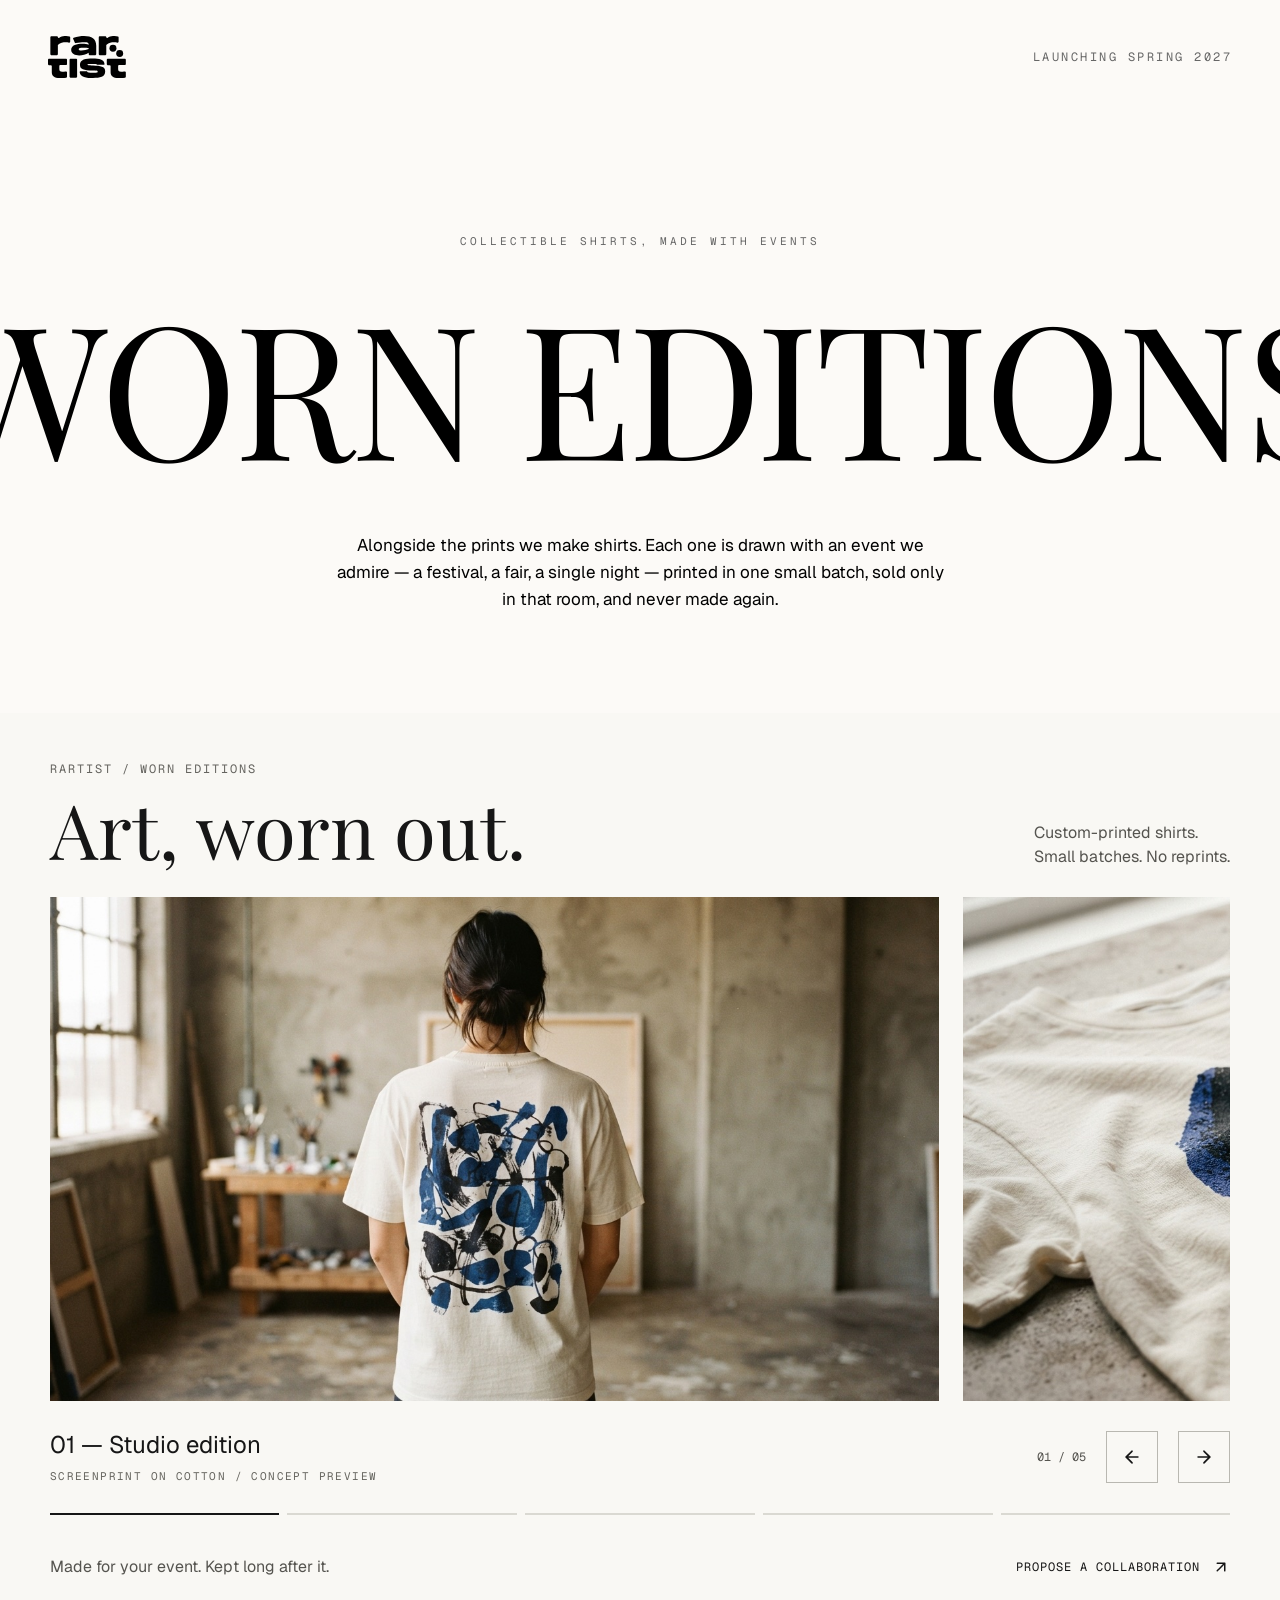
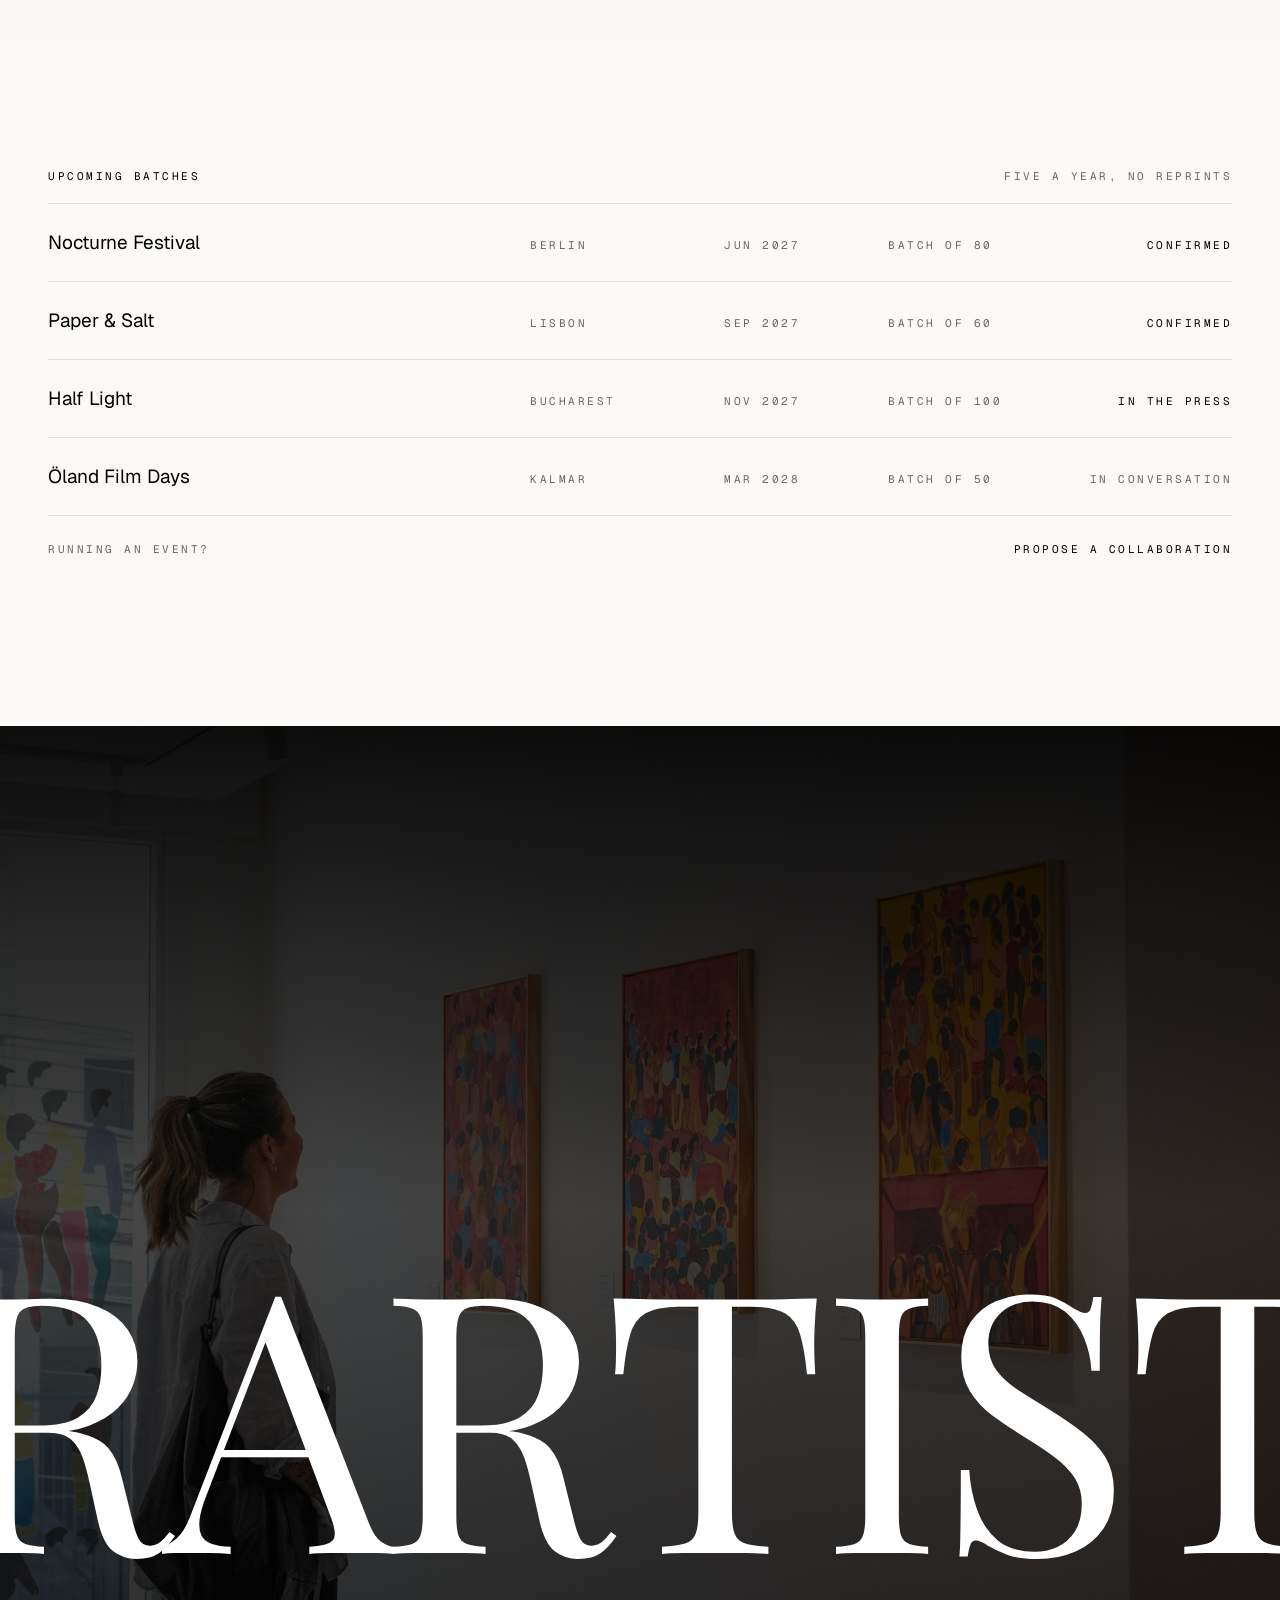
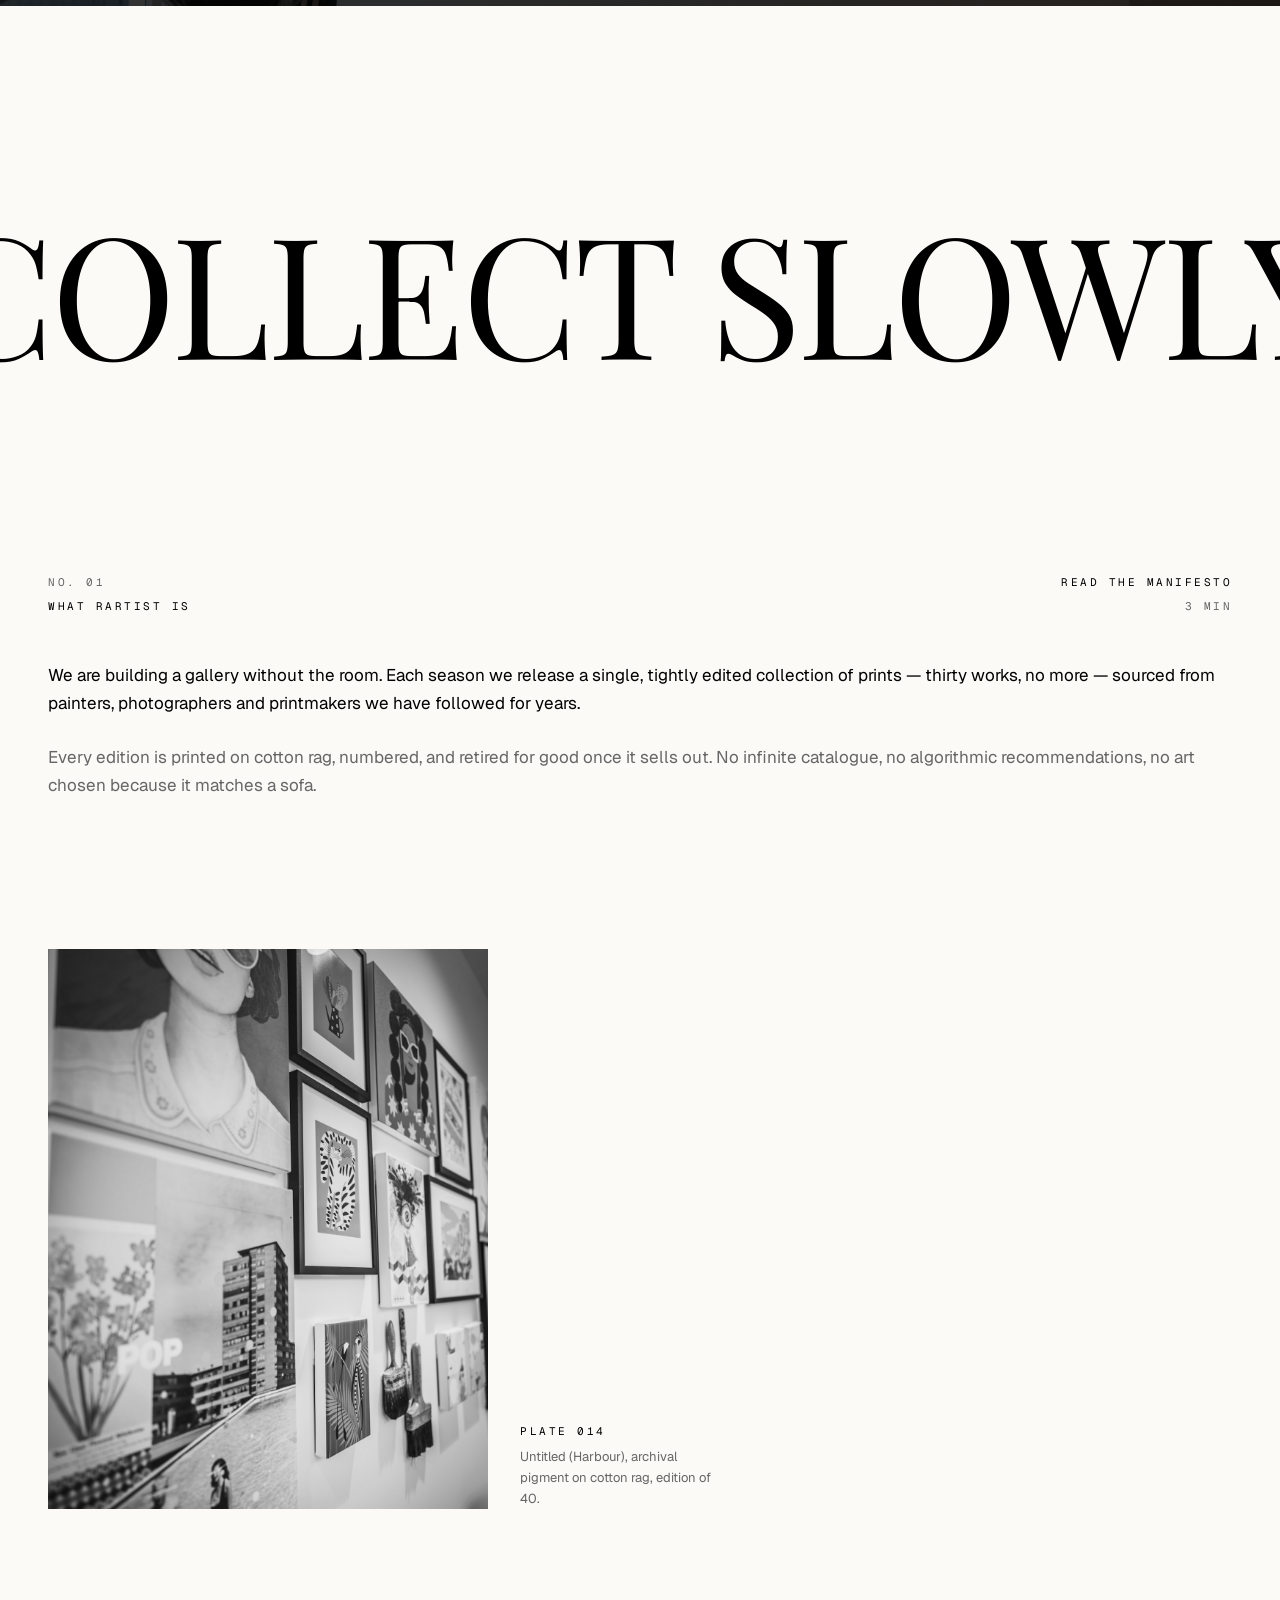
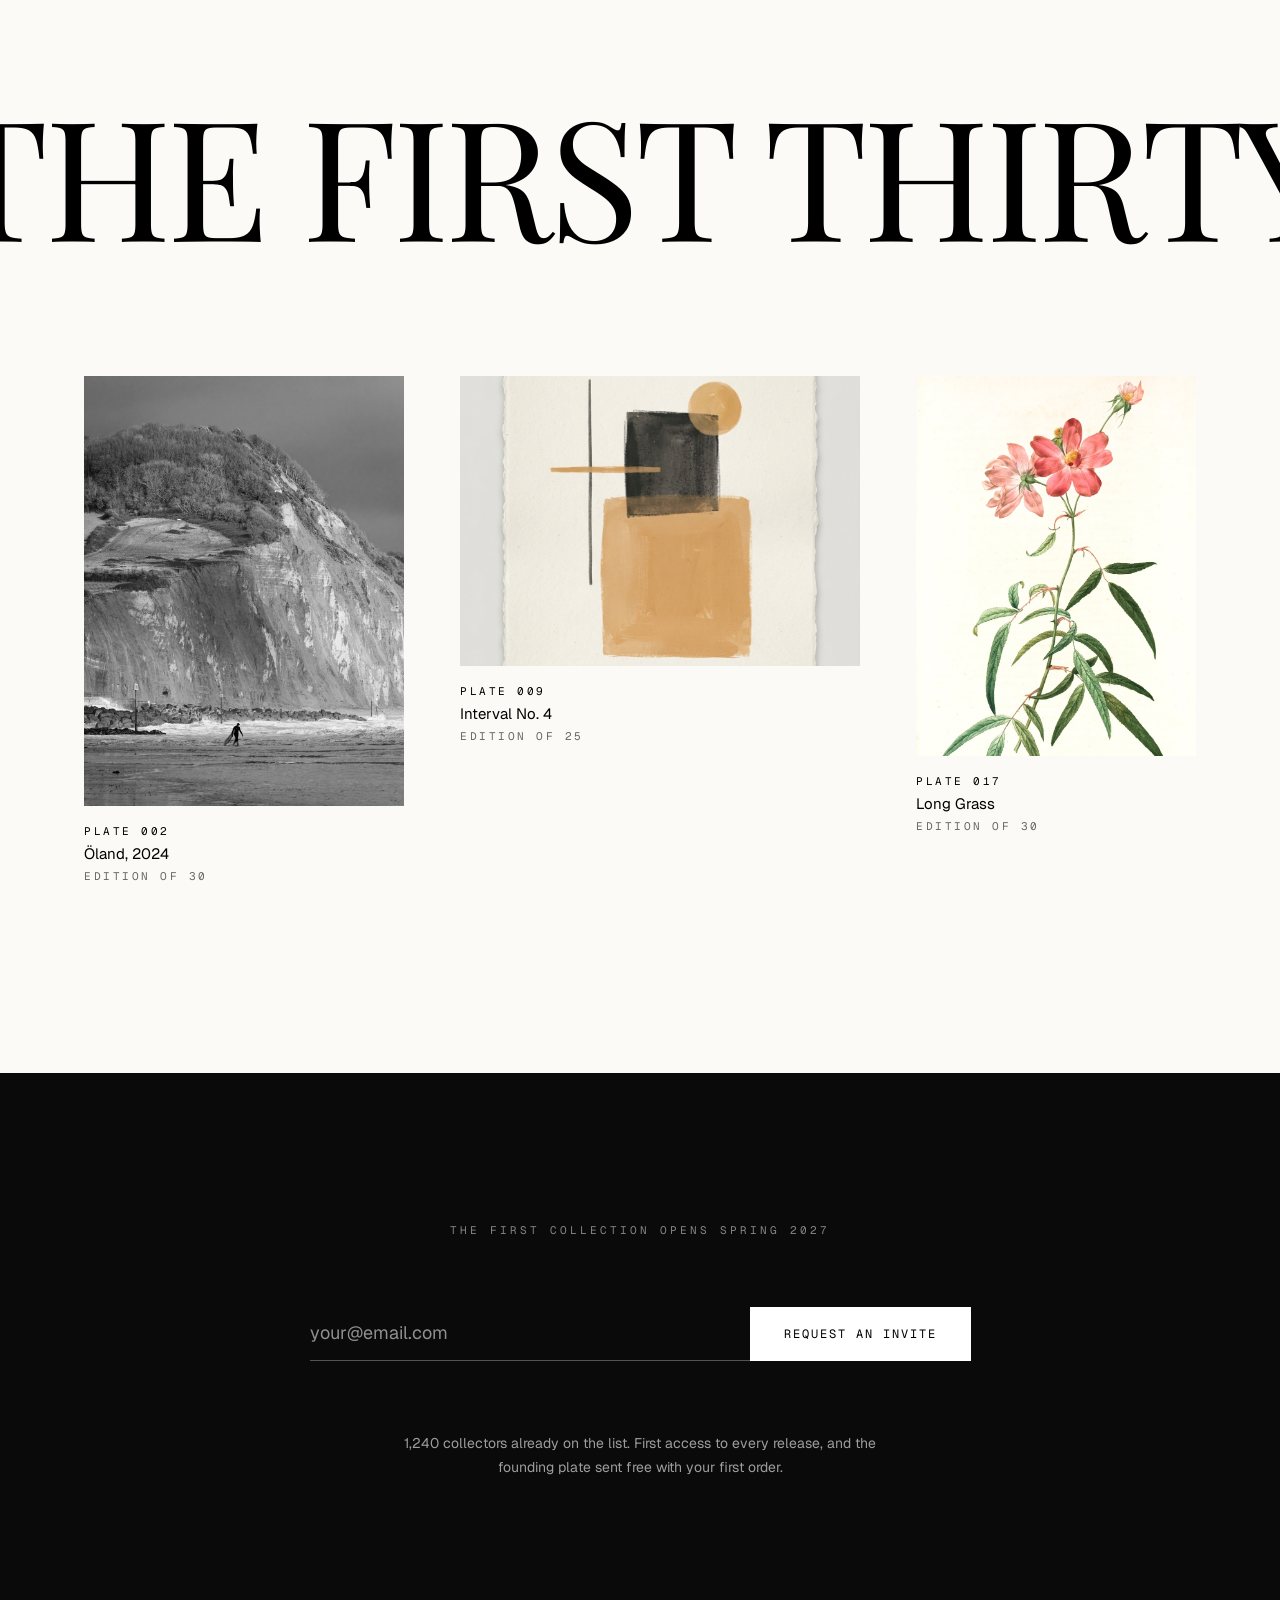
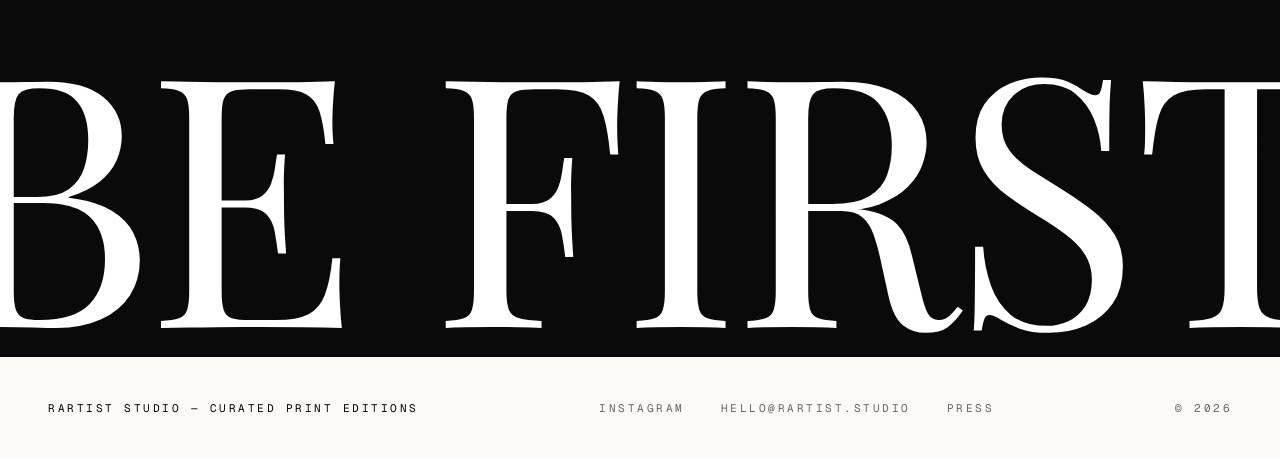
<file: index.html>
<!DOCTYPE html>
<html lang="en">
  <head>
    <meta charset="UTF-8" />
    <meta name="viewport" content="width=device-width, initial-scale=1.0" />
    <title>Rartist Studio — Curated Print Editions</title>
    <meta
      name="description"
      content="A quiet house for printed art. Worn Editions: collectible shirts made with the events we admire, one small batch each, never reprinted. Prints and the first collection open spring 2027."
    />

    <!-- The page opens on the paper masthead now, not the dark hero, so
         the mobile browser chrome should meet paper rather than night. -->
    <meta name="theme-color" content="#fcfaf7" />

    <link rel="icon" href="assets/logo.svg" type="image/svg+xml" />

    <link rel="preconnect" href="https://fonts.googleapis.com" />
    <link rel="preconnect" href="https://fonts.gstatic.com" crossorigin />
    <link
      href="https://fonts.googleapis.com/css2?family=Geist:wght@100..900&family=Geist+Mono:wght@100..900&family=Playfair+Display:wght@400..900&display=swap"
      rel="stylesheet"
    />
    <link rel="stylesheet" href="css/styles.css" />
    <link rel="stylesheet" href="css/worn-editions.css" />
  </head>
  <body>
    <div class="page">
      <!-- ── Lead ─────────────────────────────────────────────── -->
      <header class="lead" id="top">
        <div class="lead__bar">
          <a class="lead__logo" href="#top" aria-label="Rartist Studio — home">
            <svg class="logo" viewBox="0 0 40.68 21.95" fill="currentColor" aria-hidden="true" focusable="false">
              <path d="M11.6.68v2.38c0,.28-.26.49-.53.43-.68-.14-1.27-.21-1.85-.21-1.34,0-2.81.15-3.93,1.28-.08.08-.13.2-.13.31v4.7c0,.24-.2.44-.44.44H1.67c-.24,0-.44-.2-.44-.44V.6c0-.24.2-.44.44-.44h3.06c.24,0,.44.2.44.44v.05c0,.38.44.57.74.32.82-.69,1.88-.98,3.09-.98.96,0,1.67.11,2.27.25.2.05.34.22.34.43Z"/>
              <path d="M25.21,5.14v4.43c0,.24-.2.44-.44.44h-3.06c-.24,0-.44-.2-.44-.44v-.76c-1.53,1.12-3.23,1.36-4.94,1.36-2.25,0-4.22-.8-4.22-2.94,0-2.56,2.95-3.23,5.83-3.23,1.38,0,2.43.18,3.33.51,0-1.18-1.25-1.23-2.56-1.23-1.18,0-2.52.1-4.17.44-.2.04-.41-.06-.49-.24l-.92-2.02c-.11-.24.02-.53.27-.61,1.83-.55,3.77-.85,5.44-.85,4.04,0,6.33,1.38,6.37,5.14ZM21.27,6.38c-.62-.16-1.48-.25-2.61-.25-1.82,0-2.61.16-2.61.79,0,.54.46.62,1.46.62,1.33,0,2.77-.33,3.76-.76v-.41Z"/>
              <path d="M36.91.68v2.38c0,.28-.26.49-.53.43-.68-.14-1.27-.21-1.85-.21-1.34,0-2.81.15-3.93,1.28-.08.08-.13.2-.13.31v4.7c0,.24-.2.44-.44.44h-3.06c-.24,0-.44-.2-.44-.44V.6c0-.24.2-.44.44-.44h3.06c.24,0,.44.2.44.44v.05c0,.38.44.57.74.32.82-.69,1.88-.98,3.09-.98.96,0,1.67.11,2.27.25.2.05.34.22.34.43Z"/>
              <path d="M5.92,11.94h3.58c.24,0,.44.2.44.44v2.4c0,.24-.2.44-.44.44h-3.14c-.24,0-.44.2-.44.44v1.6c0,.94.36,1.41,1.51,1.41.75,0,1.21,0,2.01-.1.26-.03.5.17.5.44v2.32c0,.22-.15.4-.37.44-.87.13-1.9.19-3.03.19-3.05,0-4.56-.94-4.56-3.07v-3.22c0-.24-.2-.44-.44-.44H.44c-.24,0-.44-.2-.44-.44v-2.4c0-.24.2-.44.44-.44h1.55"/>
              <path d="M15.21,12.37v8.97c0,.24-.2.44-.44.44h-3.06c-.24,0-.44-.2-.44-.44v-8.97c0-.24.2-.44.44-.44h3.06c.24,0,.44.2.44.44Z"/>
              <path d="M20.13,18.38c.16,0,.32.09.39.24.17.38.85.54,2.86.54,2.2,0,2.58-.1,2.58-.53,0-.49-.38-.44-2.74-.54-4.53-.18-6.52-.53-6.52-3.04,0-2.81,3.04-3.28,6.68-3.28,3.42,0,5.87.42,6.16,2.82.03.26-.18.5-.44.5h-3.19c-.15,0-.26-.1-.33-.22-.19-.3-.89-.3-2.36-.3-2,0-2.58,0-2.58.38,0,.41.41.39,2.9.52,3.87.2,6.35.43,6.35,3,0,3-2.63,3.48-6.35,3.48-3.51,0-6.63-.42-6.98-3.06-.03-.27.17-.51.44-.51h3.12Z"/>
              <path d="M36.66,11.94h3.58c.24,0,.44.2.44.44v2.4c0,.24-.2.44-.44.44h-3.14c-.24,0-.44.2-.44.44v1.6c0,.94.36,1.41,1.51,1.41.75,0,1.21,0,2.01-.1.26-.03.5.17.5.44v2.32c0,.22-.15.4-.37.44-.87.13-1.9.19-3.03.19-3.05,0-4.56-.94-4.56-3.07v-3.22c0-.24-.2-.44-.44-.44h-1.11c-.24,0-.44-.2-.44-.44v-2.4c0-.24.2-.44.44-.44h1.55"/>
              <circle cx="37.47" cy="9.12" r="1.82"/>
              <circle cx="33.96" cy="6.37" r="1.82"/>
            </svg>
          </a>
          <p class="lead__status">LAUNCHING SPRING 2027</p>
        </div>

        <div class="lead__eyebrow-row">
          <p class="lead__eyebrow mono">COLLECTIBLE SHIRTS, MADE WITH EVENTS</p>
        </div>

        <div class="lead__headline-row">
          <h1 class="display display--lead" data-reveal>WORN EDITIONS</h1>
        </div>

        <div class="lead__statement-row">
          <p class="lead__statement" data-reveal>
            Alongside the prints we make shirts. Each one is drawn with an event we admire — a
            festival, a fair, a single night — printed in one small batch, sold only in that room,
            and never made again.
          </p>
        </div>

      <section class="worn-gallery" id="worn-editions" data-worn-gallery role="region" aria-roledescription="carousel" aria-labelledby="worn-gallery-title">
        <div class="worn-gallery__heading">
          <div>
            <p class="worn-gallery__eyebrow">RARTIST / WORN EDITIONS</p>
            <h2 class="worn-gallery__title" id="worn-gallery-title">Art, worn out.</h2>
          </div>
          <p class="worn-gallery__intro">Custom-printed shirts.<br />Small batches. No reprints.</p>
        </div>
        <div class="worn-gallery__viewport" id="worn-gallery-viewport" tabindex="0" aria-label="Shirt previews. Scroll or use the arrow keys to browse.">
        <figure class="worn-gallery__slide" role="group" aria-roledescription="slide" aria-label="1 of 5" data-title="Studio edition" data-details="SCREENPRINT ON COTTON / CONCEPT PREVIEW">
          <img class="worn-gallery__image" src="assets/worn-studio.jpg" width="1376" height="768" alt="Back of a cotton shirt with a blue abstract print, worn in an artist’s studio" loading="lazy" decoding="async" draggable="false" />
          <figcaption class="worn-gallery__slide-caption">01 — Studio edition / SCREENPRINT ON COTTON / CONCEPT PREVIEW</figcaption>
        </figure>
        <figure class="worn-gallery__slide" role="group" aria-roledescription="slide" aria-label="2 of 5" data-title="Print detail" data-details="INK AND TEXTURE / CONCEPT PREVIEW">
          <img class="worn-gallery__image" src="assets/worn-detail.jpg" width="1376" height="768" alt="Close-up of blue screenprinted artwork and the texture of a cotton shirt" loading="lazy" decoding="async" draggable="false" />
          <figcaption class="worn-gallery__slide-caption">02 — Print detail / INK AND TEXTURE / CONCEPT PREVIEW</figcaption>
        </figure>
        <figure class="worn-gallery__slide" role="group" aria-roledescription="slide" aria-label="3 of 5" data-title="Gallery wall edition" data-details="SCREENPRINT ON COTTON / CONCEPT PREVIEW">
          <img class="worn-gallery__image" src="assets/worn-gallery-wall.png" width="2048" height="1152" alt="Off-white cotton shirt with blue and black abstract artwork hanging against a warm plaster studio wall" loading="lazy" decoding="async" draggable="false" />
          <figcaption class="worn-gallery__slide-caption">03 — Gallery wall edition / SCREENPRINT ON COTTON / CONCEPT PREVIEW</figcaption>
        </figure>
        <figure class="worn-gallery__slide" role="group" aria-roledescription="slide" aria-label="4 of 5" data-title="Printmaker’s table" data-details="SCREENPRINT ON COTTON / CONCEPT PREVIEW">
          <img class="worn-gallery__image" src="assets/worn-printmakers-table.png" width="2048" height="1152" alt="Off-white cotton shirt with blue and black abstract artwork laid on an oak printmaker’s table" loading="lazy" decoding="async" draggable="false" />
          <figcaption class="worn-gallery__slide-caption">04 — Printmaker’s table / SCREENPRINT ON COTTON / CONCEPT PREVIEW</figcaption>
        </figure>
        <figure class="worn-gallery__slide" role="group" aria-roledescription="slide" aria-label="5 of 5" data-title="Studio display" data-details="SCREENPRINT ON COTTON / CONCEPT PREVIEW">
          <img class="worn-gallery__image" src="assets/worn-studio-display.png" width="2048" height="1152" alt="Off-white cotton shirt with blue and black abstract artwork displayed on a wooden studio bench" loading="lazy" decoding="async" draggable="false" />
          <figcaption class="worn-gallery__slide-caption">05 — Studio display / SCREENPRINT ON COTTON / CONCEPT PREVIEW</figcaption>
        </figure>
        </div>
        <div class="worn-gallery__footer" hidden>
          <div aria-live="polite" aria-atomic="true">
            <p class="worn-gallery__edition" data-worn-title>01 — Studio edition</p>
            <p class="worn-gallery__details" data-worn-details>SCREENPRINT ON COTTON / CONCEPT PREVIEW</p>
          </div>
          <div class="worn-gallery__controls">
            <p class="worn-gallery__counter" data-worn-counter>01 / 05</p>
            <button class="worn-gallery__button" type="button" data-worn-prev aria-label="Previous shirt" aria-controls="worn-gallery-viewport"><svg aria-hidden="true" focusable="false" viewBox="0 0 13.99993896484375 14" preserveAspectRatio="xMidYMid meet" xmlns="http://www.w3.org/2000/svg" > <path d="M6.90088 2.35156q-0.0957 0.01367-0.16748 0.05127-0.06836 0.03418-2.17725 2.13623-2.10547 2.09863-2.14648 2.16699-0.11279 0.18115-0.07178 0.40674 0.02734 0.0957 0.06836 0.17432 0.04443 0.0752 2.15674 2.17725l1.68164 1.67822q0.37598 0.36572 0.51611 0.46484 0.08545 0.05469 0.19824 0.05469l0.04102 0q0.23926 0 0.42041-0.18115 0.11279-0.11279 0.14697-0.28028 0.03418-0.16748-0.02051-0.32128-0.02734-0.08545-0.25976-0.3213-0.23242-0.23926-1.36377-1.37402-1.58252-1.58252-1.58252-1.59619 0-0.01367 3.42822-0.01367l3.01123 0q0.44775 0 0.52979-0.03418 0.08545-0.0376 0.16748-0.11963 0.08545-0.08545 0.1333-0.18799 0.05127-0.10596 0.05127-0.23242 0-0.12646-0.04102-0.23926-0.09912-0.19482-0.29394-0.29394l-0.08545-0.04102-3.44531 0q-3.45557 0-3.45557-0.01367 0-0.01367 1.58252-1.59619 1.13135-1.13477 1.36377-1.37061 0.23242-0.23926 0.25976-0.3247 0.06836-0.2085-0.00341-0.40332-0.06836-0.19824-0.24268-0.30079-0.17432-0.10596-0.3999-0.06494z" fill="currentColor" ></path> </svg></button>
            <button class="worn-gallery__button" type="button" data-worn-next aria-label="Next shirt" aria-controls="worn-gallery-viewport"><svg aria-hidden="true" focusable="false" viewBox="0 0 13.99993896484375 14" preserveAspectRatio="xMidYMid meet" xmlns="http://www.w3.org/2000/svg" > <path d="M6.90088 2.35156q-0.18115 0.02734-0.32129 0.16748-0.11279 0.11279-0.14697 0.28028-0.03418 0.16748 0.02051 0.32129 0.02734 0.08545 0.25976 0.3247 0.23242 0.23584 1.36377 1.37061 1.58252 1.58252 1.58252 1.59619 0 0.01367-3.45557 0.01367l-3.44531 0-0.08545 0.04102q-0.22217 0.11279-0.30078 0.33838-0.0752 0.22217 0.00684 0.43408 0.05811 0.0957 0.14013 0.18115 0.08545 0.08203 0.16748 0.11963 0.08545 0.03418 0.53321 0.03418l3.01123 0q3.42822 0 3.42822 0.01367 0 0.01367-1.58252 1.59619-1.13135 1.13477-1.36377 1.37402-0.23242 0.23584-0.25976 0.3213-0.05469 0.15381-0.02051 0.32128 0.03418 0.16748 0.14697 0.28028 0.18115 0.18115 0.42041 0.18115l0.04102 0q0.11279 0 0.19824-0.05469 0.14014-0.09912 0.51611-0.46484l1.68164-1.67822q2.1123-2.10205 2.15332-2.18409 0.07178-0.12646 0.07178-0.28027 0-0.15381-0.07178-0.28027-0.04102-0.08203-2.1499-2.18067-2.10547-2.10205-2.17725-2.13623-0.06836-0.0376-0.23584-0.06494-0.04102 0-0.12646 0.01367z" fill="currentColor" ></path> </svg></button>
          </div>
        </div>
        <div class="worn-gallery__progress" role="group" aria-label="Choose a shirt preview" hidden>
          <button class="worn-gallery__progress-button" type="button" aria-label="Show Studio edition" aria-controls="worn-gallery-viewport" aria-current="true"></button>
          <button class="worn-gallery__progress-button" type="button" aria-label="Show Print detail" aria-controls="worn-gallery-viewport"></button>
          <button class="worn-gallery__progress-button" type="button" aria-label="Show Gallery wall edition" aria-controls="worn-gallery-viewport"></button>
          <button class="worn-gallery__progress-button" type="button" aria-label="Show Printmaker’s table" aria-controls="worn-gallery-viewport"></button>
          <button class="worn-gallery__progress-button" type="button" aria-label="Show Studio display" aria-controls="worn-gallery-viewport"></button>
        </div>
        <div class="worn-gallery__collaboration">
          <p>Made for your event. Kept long after it.</p>
          <a class="worn-gallery__link" href="mailto:hello@rartist.studio?subject=Worn%20Editions">PROPOSE A COLLABORATION <svg aria-hidden="true" focusable="false" viewBox="0 0 13.99993896484375 14" preserveAspectRatio="xMidYMid meet" xmlns="http://www.w3.org/2000/svg" > <path d="M3.94775 3.51367q-0.14014 0.04102-0.25976 0.15381-0.11963 0.11279-0.16065 0.25293-0.05469 0.19482 0.02735 0.39307 0.08545 0.19482 0.25293 0.29394 0.08545 0.02734 0.19482 0.04102 0.1709 0.01367 0.65967 0.02734l3.83496 0-2.45068 2.45068q-1.65088 1.65088-2.05762 2.07129-0.40332 0.42041-0.43408 0.4751-0.10938 0.23926-0.01367 0.46485 0.09912 0.22217 0.32128 0.32128 0.22559 0.0957 0.46485-0.01367 0.05469-0.03076 0.4751-0.43408 0.42041-0.40674 2.07129-2.05762l2.45068-2.45068 0 2.21143q0 2.2251 0.02734 2.31054 0.02734 0.18115 0.15381 0.29395 0.19824 0.19482 0.46143 0.17431 0.2666-0.02051 0.42041-0.24609l0.02734-0.02734q0.04443-0.05469 0.05811-0.18116 0.01367-0.15381 0.02734-0.68701l0-5.37646-0.04102-0.09571q-0.02734-0.11279-0.12646-0.21191-0.09912-0.09912-0.21192-0.12646l-0.0957-0.04102-3.01123 0q-2.99414 0-3.06592 0.01367z" fill="currentColor" ></path> </svg></a>
        </div>
      </section>

        <section class="drops" aria-labelledby="drops-heading" data-reveal>
          <div class="drops__head">
            <h2 class="mono" id="drops-heading">UPCOMING BATCHES</h2>
            <p class="mono mono--muted">FIVE A YEAR, NO REPRINTS</p>
          </div>

          <ul class="drops__list">
            <li class="drop">
              <p class="drop__name">Nocturne Festival</p>
              <p class="drop__city mono mono--muted">BERLIN</p>
              <p class="drop__date mono mono--muted">JUN 2027</p>
              <p class="drop__edition mono mono--muted">BATCH OF 80</p>
              <p class="drop__status mono">CONFIRMED</p>
            </li>

            <li class="drop">
              <p class="drop__name">Paper &amp; Salt</p>
              <p class="drop__city mono mono--muted">LISBON</p>
              <p class="drop__date mono mono--muted">SEP 2027</p>
              <p class="drop__edition mono mono--muted">BATCH OF 60</p>
              <p class="drop__status mono">CONFIRMED</p>
            </li>

            <li class="drop">
              <p class="drop__name">Half Light</p>
              <p class="drop__city mono mono--muted">BUCHAREST</p>
              <p class="drop__date mono mono--muted">NOV 2027</p>
              <p class="drop__edition mono mono--muted">BATCH OF 100</p>
              <p class="drop__status mono">IN THE PRESS</p>
            </li>

            <li class="drop">
              <p class="drop__name">Öland Film Days</p>
              <p class="drop__city mono mono--muted">KALMAR</p>
              <p class="drop__date mono mono--muted">MAR 2028</p>
              <p class="drop__edition mono mono--muted">BATCH OF 50</p>
              <p class="drop__status mono mono--muted">IN CONVERSATION</p>
            </li>
          </ul>

          <div class="drops__cta">
            <p class="mono mono--muted">RUNNING AN EVENT?</p>
            <a
              class="mono link"
              href="mailto:hello@rartist.studio?subject=Worn%20Editions"
              >PROPOSE A COLLABORATION</a
            >
          </div>
        </section>
      </header>

      <!-- ── Hero ─────────────────────────────────────────────── -->
      <section class="hero" id="hero" aria-labelledby="hero-headline">
        <div class="hero__statement-row">
          <p class="hero__statement" data-reveal>
            A quiet house for printed art. Every edition chosen by hand, printed in small numbers,
            and sent to people who intend to live with it for a long time.
          </p>
        </div>

        <div class="hero__headline-row">
          <h2 class="display display--hero" id="hero-headline" data-reveal>RARTIST</h2>
        </div>
      </section>

      <!-- ── Statement ────────────────────────────────────────── -->
      <section class="statement" aria-labelledby="statement-headline">
        <div class="statement__headline-row">
          <h2 class="display display--statement" id="statement-headline" data-reveal>
            COLLECT SLOWLY
          </h2>
        </div>
      </section>

      <!-- ── Editorial ────────────────────────────────────────── -->
      <section class="editorial">
        <div class="editorial__row">
          <div class="editorial__label">
            <p class="mono mono--muted">NO. 01</p>
            <p class="mono">WHAT RARTIST IS</p>
          </div>

          <div class="editorial__body" data-reveal>
            <p class="body">
              We are building a gallery without the room. Each season we release a single, tightly
              edited collection of prints — thirty works, no more — sourced from painters,
              photographers and printmakers we have followed for years.
            </p>
            <p class="body body--muted">
              Every edition is printed on cotton rag, numbered, and retired for good once it sells
              out. No infinite catalogue, no algorithmic recommendations, no art chosen because it
              matches a sofa.
            </p>
          </div>

          <div class="editorial__link">
            <a class="mono link" href="#signup">READ THE MANIFESTO</a>
            <p class="mono mono--muted">3 MIN</p>
          </div>
        </div>

        <figure class="editorial__photo-row" data-reveal>
          <img
            class="editorial__photo"
            src="assets/plate-014.jpg"
            alt="Untitled (Harbour) — archival pigment print hung in a stairwell"
            loading="lazy"
            decoding="async"
          />
          <figcaption class="editorial__caption">
            <p class="mono">PLATE 014</p>
            <p class="caption">Untitled (Harbour), archival pigment on cotton rag, edition of 40.</p>
          </figcaption>
        </figure>
      </section>

      <!-- ── Collection ───────────────────────────────────────── -->
      <section class="collection" aria-labelledby="collection-headline">
        <div class="collection__headline-row">
          <h2 class="display display--collection" id="collection-headline" data-reveal>
            THE FIRST THIRTY
          </h2>
        </div>

        <ul class="plates">
          <li class="plate plate--002" data-reveal>
            <img
              class="plate__image"
              src="assets/plate-002.jpg"
              alt="Öland, 2024 — black and white photograph of a coastal cliff"
              loading="lazy"
              decoding="async"
            />
            <div class="plate__caption">
              <p class="mono">PLATE 002</p>
              <p class="plate__title">Öland, 2024</p>
              <p class="mono mono--muted">EDITION OF 30</p>
            </div>
          </li>

          <li class="plate plate--009" data-reveal>
            <img
              class="plate__image"
              src="assets/plate-009.png"
              alt="Interval No. 4 — abstract print in ochre and bone"
              loading="lazy"
              decoding="async"
            />
            <div class="plate__caption">
              <p class="mono">PLATE 009</p>
              <p class="plate__title">Interval No. 4</p>
              <p class="mono mono--muted">EDITION OF 25</p>
            </div>
          </li>

          <li class="plate plate--017" data-reveal>
            <img
              class="plate__image"
              src="assets/plate-017.jpg"
              alt="Long Grass — botanical study of a pink hibiscus"
              loading="lazy"
              decoding="async"
            />
            <div class="plate__caption">
              <p class="mono">PLATE 017</p>
              <p class="plate__title">Long Grass</p>
              <p class="mono mono--muted">EDITION OF 30</p>
            </div>
          </li>
        </ul>
      </section>

      <!-- ── Signup ───────────────────────────────────────────── -->
      <section class="signup" id="signup" aria-labelledby="signup-headline">
        <p class="signup__eyebrow mono">THE FIRST COLLECTION OPENS SPRING 2027</p>

        <form class="signup__form" id="signup-form" novalidate>
          <div class="signup__field">
            <label class="visually-hidden" for="email">Email address</label>
            <input
              class="signup__input"
              type="email"
              id="email"
              name="email"
              placeholder="your@email.com"
              autocomplete="email"
              required
            />
          </div>
          <button class="signup__submit mono" type="submit">REQUEST AN INVITE</button>
        </form>

        <p class="signup__fine-print" id="signup-message" role="status" aria-live="polite">
          <span id="collector-count">1,240</span> collectors already on the list. First access to
          every release, and the founding plate sent free with your first order.
        </p>

        <div class="signup__headline-row">
          <h2 class="display display--signup" id="signup-headline" data-reveal>BE FIRST</h2>
        </div>
      </section>

      <!-- ── Footer ───────────────────────────────────────────── -->
      <footer class="footer">
        <p class="mono">RARTIST STUDIO — CURATED PRINT EDITIONS</p>
        <nav class="footer__links" aria-label="Elsewhere">
          <a
            class="mono mono--muted link"
            href="https://www.instagram.com/raretist.studio"
            target="_blank"
            rel="noopener noreferrer me"
            >INSTAGRAM</a
          >
          <a class="mono mono--muted link" href="mailto:hello@rartist.studio"
            >HELLO@RARTIST.STUDIO</a
          >
          <a class="mono mono--muted link" href="#">PRESS</a>
        </nav>
        <p class="mono mono--muted">© 2026</p>
      </footer>
    </div>

    <script src="js/worn-editions.js" defer></script>
    <script src="js/main.js"></script>
  </body>
</html>
</file>
<file: css/styles.css>
/* ============================================================
   Rartist Studio — prelaunch page
   Built from the Pencil design "Prelaunch Page".
   Vanilla HTML + CSS, no build step.
   ============================================================ */

/* ── Tokens ────────────────────────────────────────────────── */
:root {
  --paper: #fcfaf7;
  --ink: #000000;
  --muted: #666666;
  --night: #0a0a0a;
  --rule: #0000001a;

  --on-night: #ffffff;
  --on-night-70: #ffffffb3;
  --on-night-60: #ffffff99;
  --on-night-55: #ffffff8c;
  --on-night-50: #ffffff80;
  --rule-night: #ffffff4d;

  --font-display: "Playfair Display", Georgia, serif;
  --font-body: "Geist", system-ui, -apple-system, sans-serif;
  --font-mono: "Geist Mono", ui-monospace, "SF Mono", monospace;

  /* Display sizes are viewport-relative so the headlines keep the
     same intentional bleed past the edges at every width.
     406px / 1440px design width = 28.194vw, etc. */
  --fs-lead: 14.514vw;
  --fs-hero: 28.194vw;
  --fs-statement: 13.194vw;
  --fs-collection: 13.056vw;
  --fs-signup: 27.222vw;

  --gutter: 48px;
}

/* ── Reset ─────────────────────────────────────────────────── */
*,
*::before,
*::after {
  box-sizing: border-box;
}

html {
  /* Stop iOS from inflating text when the phone is turned to landscape. */
  -webkit-text-size-adjust: 100%;
  /* The design is light-only; pin form controls so iOS dark mode does not
     repaint the email field. */
  color-scheme: light;
}

body {
  margin: 0;
  background-color: var(--paper);
  color: var(--ink);
  font-family: var(--font-body);
  font-size: 17px;
  line-height: 28px;
  -webkit-font-smoothing: antialiased;
}

img {
  display: block;
  max-width: 100%;
}

figure {
  margin: 0;
}

p {
  margin: 0;
}

ul {
  margin: 0;
  padding: 0;
  list-style: none;
}

a {
  color: inherit;
  text-decoration: none;
}

.page {
  display: flex;
  flex-direction: column;
  width: 100%;
  /* The display headlines are meant to bleed past both edges. Clip that
     bleed without turning the page into a horizontally pannable surface —
     `clip` (unlike `hidden`) creates no scroll container at all. */
  overflow-x: hidden;
  overflow-x: clip;
}

.visually-hidden {
  position: absolute;
  width: 1px;
  height: 1px;
  margin: -1px;
  padding: 0;
  overflow: hidden;
  clip: rect(0 0 0 0);
  white-space: nowrap;
  border: 0;
}

/* ── Type primitives ──────────────────────────────────────── */
.display {
  margin: 0;
  font-family: var(--font-display);
  font-weight: 400;
  white-space: nowrap;
}

.display--lead {
  font-size: var(--fs-lead);
  line-height: 1;
  letter-spacing: -0.021em;
}

.display--hero {
  font-size: var(--fs-hero);
  line-height: 1;
  letter-spacing: -0.01724em;
}

.display--statement {
  font-size: var(--fs-statement);
  line-height: 1;
  letter-spacing: -0.02105em;
}

.display--collection {
  font-size: var(--fs-collection);
  line-height: 1;
  letter-spacing: -0.0266em;
}

.display--signup {
  font-size: var(--fs-signup);
  line-height: 1;
  letter-spacing: -0.02041em;
}

.mono {
  font-family: var(--font-mono);
  font-size: 11px;
  font-weight: 400;
  line-height: normal;
  letter-spacing: 2.5px;
  white-space: nowrap;
}

.mono--muted {
  color: var(--muted);
}

.body {
  font-size: 17px;
  line-height: 28px;
}

.body--muted {
  color: var(--muted);
}

.caption {
  color: var(--muted);
  font-size: 13px;
  line-height: 21px;
}

.link {
  transition: opacity 0.25s ease;
}

.link:hover,
.link:focus-visible {
  opacity: 0.55;
}

:focus-visible {
  outline: 1px solid currentColor;
  outline-offset: 4px;
}

/* ── Lead ───────────────────────────────────── */
/* The shirt programme opens the page. Deliberately paper and
   typographic: it carries no photograph, so the dark hero below is
   still the first image you meet. */
.lead {
  display: flex;
  flex-direction: column;
  overflow: hidden;
  padding-bottom: 170px;
  width: 100%;
  background-color: var(--paper);
}

.lead__eyebrow-row {
  display: flex;
  justify-content: center;
  padding: 120px var(--gutter) 0;
}

.lead__eyebrow {
  color: var(--muted);
  letter-spacing: 3px;
}

.lead__headline-row {
  display: flex;
  justify-content: center;
  padding-top: 44px;
}

.lead__statement-row {
  display: flex;
  justify-content: center;
  padding: 54px var(--gutter) 0;
}

.lead__statement {
  width: 620px;
  max-width: 100%;
  font-size: 17px;
  line-height: 27px;
  text-align: center;
}

/* ── Drops ─────────────────────────────────── */
.drops {
  display: flex;
  flex-direction: column;
  padding: 130px var(--gutter) 0;
  width: 100%;
}

.drops__head {
  display: flex;
  align-items: baseline;
  justify-content: space-between;
  gap: 24px;
  margin: 0;
  padding-bottom: 20px;
}

.drops__head h2 {
  margin: 0;
  font-weight: 400;
}

.drops__list {
  display: flex;
  flex-direction: column;
  border-top: 1px solid var(--rule);
}

/* Five columns at the design width; the name takes whatever the fixed
   meta columns leave. */
.drop {
  display: grid;
  grid-template-columns: minmax(0, 1fr) 170px 140px 170px 150px;
  align-items: baseline;
  gap: 24px;
  padding: 26px 0;
  border-bottom: 1px solid var(--rule);
}

.drop__name {
  font-size: 19px;
  line-height: normal;
}

.drop__status {
  text-align: right;
}

.drops__cta {
  display: flex;
  align-items: baseline;
  justify-content: space-between;
  gap: 24px;
  padding-top: 26px;
}

/* ── Hero ─────────────────────────────────────────────────── */
.hero {
  display: flex;
  flex-direction: column;
  justify-content: space-between;
  /* The bar used to occupy the top of this box and space-between put the
     statement a little under half way down what was left. Without the bar
     the padding has to stand in for it, or the statement rides the edge. */
  padding-top: 250px;
  height: 880px;
  width: 100%;
  overflow: hidden;
  color: var(--on-night);
  background-image: linear-gradient(0deg, #000000a6 0%, #00000080 45%, #000000e6 100%),
    linear-gradient(#0a0a0a73, #0a0a0a73), url("../assets/hero.jpg");
  background-position: 0% 0%, 0% 0%, center;
  background-repeat: no-repeat, no-repeat, no-repeat;
  background-size: 100% 100%, 100% 100%, cover;
}

.lead__bar {
  display: flex;
  align-items: center;
  justify-content: space-between;
  gap: 24px;
  padding: 36px var(--gutter);
}

.lead__logo {
  display: block;
  flex-shrink: 0;
  transition: opacity 0.25s ease;
}

.lead__logo:hover,
.lead__logo:focus-visible {
  opacity: 0.7;
}

/* The lockup is two stacked lines, so it is sized by height and lets
   width follow the 40.68 : 21.95 viewBox. */
.logo {
  display: block;
  height: 42px;
  width: auto;
}

.lead__status {
  color: var(--muted);
  font-family: var(--font-mono);
  font-size: 12px;
  letter-spacing: 2.5px;
  white-space: nowrap;
}

.hero__statement-row {
  display: flex;
  justify-content: center;
  padding: 0 var(--gutter);
}

.hero__statement {
  width: 520px;
  max-width: 100%;
  font-size: 17px;
  line-height: 27px;
  text-align: center;
}

.hero__headline-row {
  display: flex;
  justify-content: center;
  padding-bottom: 20px;
}

/* ── Statement ────────────────────────────────────────────── */
.statement {
  display: flex;
  flex-direction: column;
  overflow: hidden;
  padding: 200px 0;
  width: 100%;
}

.statement__headline-row {
  display: flex;
  justify-content: center;
}

/* ── Editorial ────────────────────────────────────────────── */
.editorial {
  display: flex;
  flex-direction: column;
  gap: 150px;
  padding: 0 var(--gutter) 180px;
  width: 100%;
}

.editorial__row {
  display: flex;
  align-items: flex-start;
  justify-content: space-between;
  gap: 40px;
}

.editorial__label {
  display: flex;
  flex-direction: column;
  gap: 10px;
  width: 220px;
  flex-shrink: 0;
}

.editorial__body {
  display: flex;
  flex-direction: column;
  gap: 26px;
  width: 520px;
  flex-shrink: 1;
}

.editorial__link {
  display: flex;
  flex-direction: column;
  align-items: flex-end;
  gap: 10px;
  width: 220px;
  flex-shrink: 0;
}

.editorial__photo-row {
  display: flex;
  align-items: flex-end;
  gap: 32px;
  padding-left: 620px;
}

.editorial__photo {
  width: 440px;
  height: 560px;
  object-fit: cover;
  flex-shrink: 0;
}

.editorial__caption {
  display: flex;
  flex-direction: column;
  gap: 8px;
  width: 200px;
  flex-shrink: 0;
}

/* ── Collection ───────────────────────────────────────────── */
.collection {
  display: flex;
  flex-direction: column;
  gap: 120px;
  overflow: hidden;
  padding-bottom: 190px;
  width: 100%;
}

.collection__headline-row {
  display: flex;
  justify-content: center;
}

.plates {
  display: flex;
  align-items: flex-start;
  justify-content: space-between;
  gap: 70px;
  padding: 0 var(--gutter);
}

.plate {
  display: flex;
  flex-direction: column;
  gap: 18px;
  flex-shrink: 0;
}

.plate__image {
  object-fit: cover;
}

.plate__caption {
  display: flex;
  flex-direction: column;
  gap: 6px;
}

.plate__title {
  font-size: 15px;
  line-height: normal;
  white-space: nowrap;
}

/* Staggered baselines, straight from the design. */
.plate--002 .plate__image {
  width: 320px;
  height: 430px;
}

.plate--002,
.plate--002 .plate__caption {
  width: 320px;
}

.plate--009 {
  padding-top: 140px;
}

.plate--009 .plate__image {
  width: 400px;
  height: 290px;
}

.plate--009,
.plate--009 .plate__caption {
  width: 400px;
}

.plate--017 {
  padding-top: 60px;
}

.plate--017 .plate__image {
  width: 280px;
  height: 380px;
}

.plate--017,
.plate--017 .plate__caption {
  width: 280px;
}

/* ── Signup ───────────────────────────────────────────────── */
.signup {
  display: flex;
  flex-direction: column;
  align-items: center;
  gap: 70px;
  overflow: hidden;
  padding-top: 150px;
  width: 100%;
  background-color: var(--night);
  color: var(--on-night);
}

.signup__eyebrow {
  color: var(--on-night-50);
  letter-spacing: 3px;
}

.signup__form {
  display: flex;
  align-items: flex-end;
  max-width: 100%;
}

.signup__field {
  display: flex;
  width: 440px;
  max-width: 100%;
  padding-bottom: 16px;
  border-bottom: 1px solid var(--rule-night);
  transition: border-color 0.25s ease;
}

.signup__field:focus-within {
  border-bottom-color: var(--on-night);
}

.signup__input {
  width: 100%;
  margin: 0;
  padding: 0;
  border: 0;
  background: none;
  color: var(--on-night);
  font-family: var(--font-body);
  font-size: 18px;
  line-height: normal;
}

.signup__input::placeholder {
  color: var(--on-night-55);
}

.signup__input:focus {
  outline: none;
}

.signup__submit {
  padding: 19px 34px;
  border: 0;
  background-color: var(--on-night);
  color: var(--ink);
  font-size: 12px;
  letter-spacing: 2px;
  cursor: pointer;
  transition: opacity 0.25s ease;
}

.signup__submit:hover:not(:disabled) {
  opacity: 0.8;
}

.signup__submit:disabled {
  cursor: default;
  opacity: 0.55;
}

.signup__fine-print {
  width: 520px;
  max-width: 100%;
  color: var(--on-night-60);
  font-size: 14px;
  line-height: 24px;
  text-align: center;
}

.signup__fine-print.is-confirmed {
  color: var(--on-night);
}

.signup__field.has-error {
  border-bottom-color: var(--on-night);
}

.signup__headline-row {
  display: flex;
  justify-content: center;
  padding-top: 60px;
  width: 100%;
}

/* ── Footer ───────────────────────────────────────────────── */
.footer {
  display: flex;
  align-items: center;
  justify-content: space-between;
  gap: 32px;
  padding: 44px var(--gutter);
  width: 100%;
  background-color: var(--paper);
}

.footer__links {
  display: flex;
  gap: 36px;
}

/* ── 404 ──────────────────────────────────────────────────── */
.notfound {
  display: flex;
  flex-direction: column;
  align-items: center;
  justify-content: center;
  gap: 28px;
  min-height: 100vh;
  padding: 80px var(--gutter);
  text-align: center;
}

.notfound__headline {
  font-size: clamp(48px, 9vw, 130px);
  line-height: 1;
  letter-spacing: -0.025em;
  white-space: normal;
}

.notfound__body {
  max-width: 440px;
  color: var(--muted);
  font-size: 17px;
  line-height: 28px;
}

.notfound__link {
  text-decoration: underline;
  text-underline-offset: 6px;
}

/* ── Reveal ───────────────────────────────────────────────── */
[data-reveal] {
  opacity: 0;
  transform: translateY(18px);
  transition: opacity 0.9s cubic-bezier(0.2, 0.7, 0.2, 1),
    transform 0.9s cubic-bezier(0.2, 0.7, 0.2, 1);
}

[data-reveal].is-visible {
  opacity: 1;
  transform: none;
}

/* ── Responsive ───────────────────────────────────────────── */

/* Wide tablet — the three-column editorial row and the staggered plate
   baselines are the first things to give. The threshold is set by the
   widest fixed-width row: the offset editorial plate needs
   620 + 440 + 32 + 200 + gutters = 1388px before it starts to overflow. */
@media (max-width: 1400px) {
  .editorial__row {
    flex-wrap: wrap;
    gap: 48px;
  }

  .editorial__body {
    order: 3;
    width: 100%;
  }

  .editorial__photo-row {
    padding-left: 0;
    justify-content: flex-start;
  }

  .plates {
    flex-wrap: wrap;
    justify-content: center;
    gap: 56px;
  }

  .plate--009,
  .plate--017 {
    padding-top: 0;
  }
}

/* Tablet — two plates per row rather than one giant column, and the
   editorial plate stops trying to be 440px wide next to its caption. */
@media (max-width: 900px) {
  :root {
    --gutter: 32px;
  }

  .hero {
    padding-top: 150px;
    height: auto;
    min-height: 680px;
    gap: 72px;
  }

  .lead {
    padding-bottom: 130px;
  }

  .lead__eyebrow-row {
    padding-top: 90px;
  }

  .lead__statement-row {
    padding-top: 44px;
  }

  .drops {
    padding-top: 100px;
  }

  /* Three lines per drop rather than five fixed columns: the name over a
     two-up meta block. */
  .drop {
    grid-template-columns: minmax(0, 1fr) auto;
    column-gap: 20px;
    row-gap: 12px;
    padding: 22px 0;
  }

  .drop__name {
    grid-column: 1 / -1;
  }

  .drop__city,
  .drop__edition {
    grid-column: 1;
  }

  .drop__date,
  .drop__status {
    grid-column: 2;
    text-align: right;
  }

  .statement {
    padding: 150px 0;
  }

  .editorial {
    gap: 110px;
    padding-bottom: 140px;
  }

  .editorial__photo-row {
    align-items: flex-start;
    gap: 28px;
  }

  .editorial__photo {
    width: 58%;
    height: auto;
    aspect-ratio: 440 / 560;
  }

  .editorial__caption {
    width: auto;
    flex-shrink: 1;
  }

  .collection {
    gap: 90px;
    padding-bottom: 140px;
  }

  .plates {
    flex-wrap: wrap;
    justify-content: flex-start;
    gap: 64px 40px;
  }

  .plate,
  .plate--002,
  .plate--009,
  .plate--017 {
    width: calc(50% - 20px);
    flex-shrink: 1;
  }

  .plate__caption,
  .plate--002 .plate__caption,
  .plate--009 .plate__caption,
  .plate--017 .plate__caption {
    width: 100%;
  }

  .plate__image,
  .plate--002 .plate__image,
  .plate--009 .plate__image,
  .plate--017 .plate__image {
    width: 100%;
    height: auto;
  }

  .plate--002 .plate__image {
    aspect-ratio: 320 / 430;
  }

  .plate--009 .plate__image {
    aspect-ratio: 400 / 290;
  }

  .plate--017 .plate__image {
    aspect-ratio: 280 / 380;
  }

  .signup {
    gap: 56px;
    padding-top: 120px;
  }
}

/* Brand line + three links + copyright stop fitting on one line at ~960px. */
@media (max-width: 960px) {
  .footer {
    flex-direction: column;
    align-items: flex-start;
    gap: 20px;
  }

  .footer__links {
    gap: 28px;
  }
}

/* Phone — one column throughout. The display sizes deliberately stay on
   their design ratios (see :root) so the headline bleed reads the same
   ~10% crop it does at 1440 instead of eating whole letters. */
@media (max-width: 640px) {
  :root {
    --gutter: 24px;
  }

  /* The hero should own the first screen. svh keeps it stable while
     mobile Safari's toolbars collapse; vh is the fallback. */
  .hero {
    padding-top: 96px;
    height: auto;
    min-height: 600px;
    min-height: 100svh;
    gap: 56px;
  }

  .lead {
    padding-bottom: 96px;
  }

  .lead__eyebrow-row {
    padding-top: 64px;
  }

  .lead__eyebrow {
    white-space: normal;
    letter-spacing: 2px;
    line-height: 20px;
    text-align: center;
  }

  .lead__headline-row {
    padding-top: 28px;
  }

  .lead__statement-row {
    padding-top: 32px;
  }

  .lead__statement {
    font-size: 16px;
    line-height: 26px;
  }

  .drops {
    padding-top: 72px;
  }

  .drops__head,
  .drops__cta {
    flex-direction: column;
    align-items: flex-start;
    gap: 10px;
  }

  .drops__head .mono,
  .drops__cta .mono {
    white-space: normal;
  }

  .drops__cta .link {
    display: inline-flex;
    align-items: center;
    min-height: 44px;
  }

  .lead__bar {
    padding: 20px var(--gutter);
    gap: 16px;
  }

  .logo {
    height: 30px;
  }

  .lead__status {
    font-size: 10px;
    letter-spacing: 1.6px;
  }

  .hero__statement {
    font-size: 16px;
    line-height: 26px;
  }

  .hero__headline-row {
    padding-bottom: 12px;
  }

  .statement {
    padding: 110px 0;
  }

  /* Read order: what it is → the copy → the call to action. */
  .editorial {
    gap: 80px;
    padding-bottom: 100px;
  }

  .editorial__row {
    flex-direction: column;
    gap: 26px;
  }

  .editorial__label {
    order: 1;
    width: 100%;
  }

  .editorial__body {
    order: 2;
    gap: 22px;
  }

  .editorial__link {
    order: 3;
    flex-direction: row;
    align-items: baseline;
    justify-content: space-between;
    gap: 16px;
    width: 100%;
  }

  .editorial__photo-row {
    flex-direction: column;
    gap: 18px;
  }

  .editorial__photo {
    width: 100%;
  }

  .editorial__caption {
    width: 100%;
  }

  .collection {
    gap: 64px;
    padding-bottom: 100px;
  }

  .plates {
    flex-direction: column;
    gap: 56px;
  }

  .plate,
  .plate--002,
  .plate--009,
  .plate--017 {
    width: 100%;
  }

  .signup {
    gap: 44px;
    padding: 96px var(--gutter) 0;
  }

  /* Long mono strings have to be allowed to break, or they run off the
     screen — .mono is nowrap by default for short labels. */
  .signup__eyebrow {
    white-space: normal;
    letter-spacing: 2px;
    text-align: center;
    line-height: 20px;
  }

  .signup__form {
    flex-direction: column;
    align-items: stretch;
    gap: 22px;
    width: 100%;
  }

  .signup__field {
    width: 100%;
  }

  .signup__submit {
    padding: 20px 24px;
  }

  .signup__headline-row {
    padding-top: 28px;
    /* The section is padded for its readable content; the headline still
       has to run the full bleed. */
    width: calc(100% + var(--gutter) * 2);
    margin: 0 calc(var(--gutter) * -1);
  }

  .footer {
    flex-direction: column;
    align-items: flex-start;
    gap: 14px;
    padding: 36px var(--gutter) 40px;
  }

  .footer .mono {
    white-space: normal;
    letter-spacing: 1.8px;
  }

  .footer__links {
    flex-direction: column;
    gap: 0;
  }

  /* Comfortable thumb targets without changing the visual rhythm. */
  .footer__links .link {
    display: inline-flex;
    align-items: center;
    min-height: 44px;
  }
}

/* Phone held sideways — there is no vertical room for a full-height hero,
   so let it collapse to its content rather than shrinking the headline
   (which would cost the bleed). */
@media (orientation: landscape) and (max-height: 520px) {
  .hero {
    height: auto;
    min-height: 0;
    gap: 28px;
    padding-top: 48px;
    padding-bottom: 8px;
  }

  .statement {
    padding: 90px 0;
  }
}

/* Small phones — the mono labels are the only thing that still doesn't fit. */
@media (max-width: 380px) {
  :root {
    --gutter: 20px;
  }

  .mono {
    letter-spacing: 1.8px;
  }

  .lead__status {
    letter-spacing: 1.2px;
  }

  .lead__eyebrow {
    letter-spacing: 1.4px;
  }

  .signup__eyebrow {
    letter-spacing: 1.4px;
  }
}

@media (prefers-reduced-motion: reduce) {
  [data-reveal] {
    opacity: 1;
    transform: none;
    transition: none;
  }

  * {
    scroll-behavior: auto !important;
  }
}
</file>
<file: css/worn-editions.css>
/* Worn Editions — pen.dev frame HO2ev. Shared with the WordPress component. */
.worn-gallery {
  --worn-paper: #f9f8f4;
  --worn-ink: #161616;
  --worn-muted: #55544f;
  --worn-rule: #b9b8b1;
  --worn-progress: #dad9d2;
  display: flex;
  flex-direction: column;
  gap: 28px;
  min-width: 0;
  width: 100%;
  padding: 48px clamp(24px, 3.888889vw, 80px);
  background: var(--worn-paper);
  color: var(--worn-ink);
  font: 400 16px/1.5 var(--font-body);
}
.worn-gallery *, .worn-gallery *::before, .worn-gallery *::after { box-sizing: border-box; }
.worn-gallery p, .worn-gallery h2, .worn-gallery figure { margin: 0; }
.worn-gallery__heading, .worn-gallery__footer, .worn-gallery__collaboration {
  display: flex;
  justify-content: space-between;
  gap: 24px;
}
.worn-gallery__heading { align-items: flex-end; }
.worn-gallery__eyebrow {
  margin-bottom: 12px !important;
  color: #65645f;
  font: 400 12px/normal var(--font-mono, var(--font-caption));
  letter-spacing: 2px;
}
.worn-gallery__title {
  color: var(--worn-ink);
  font: 400 76px/1.05 var(--font-display);
  letter-spacing: 0;
}
.worn-gallery__intro, .worn-gallery__collaboration p { color: var(--worn-muted); }
.worn-gallery__viewport {
  display: flex;
  gap: 24px;
  overflow-x: auto;
  overscroll-behavior-x: contain;
  scroll-snap-type: x mandatory;
  scrollbar-width: none;
  /* Leave room to align the last slide with the first. */
  padding-right: 24.698795%;
}
.worn-gallery__viewport::-webkit-scrollbar { display: none; }
.worn-gallery__slide {
  flex: 0 0 100%;
  min-width: 0;
  scroll-snap-align: start;
  scroll-snap-stop: always;
}
.worn-gallery__image {
  display: block;
  width: 100%;
  max-width: none;
  aspect-ratio: 1000 / 568;
  height: auto;
  object-fit: cover;
  object-position: center;
}
.worn-gallery__slide-caption {
  padding-top: 12px;
  color: var(--worn-muted);
  font-size: 14px;
}
.worn-gallery.is-enhanced .worn-gallery__slide-caption { display: none; }
.worn-gallery__footer { align-items: center; }
.worn-gallery__edition { font: 400 24px/normal var(--font-body); }
.worn-gallery__details {
  margin-top: 8px !important;
  color: #66655f;
  font: 400 11px/1.5 var(--font-mono, var(--font-caption));
  letter-spacing: 1.4px;
}
.worn-gallery__controls { display: flex; align-items: center; gap: 20px; }
.worn-gallery__counter { color: var(--worn-muted); font: 400 12px/normal var(--font-mono, var(--font-caption)); white-space: nowrap; }
.worn-gallery__button {
  display: grid;
  place-items: center;
  flex-shrink: 0;
  width: 52px;
  height: 52px;
  padding: 0;
  border: 1px solid var(--worn-rule);
  border-radius: 0;
  background: transparent;
  color: var(--worn-ink);
  cursor: pointer;
}
.worn-gallery__button:hover { background: var(--worn-ink); color: var(--worn-paper); }
.worn-gallery svg { display: block; width: 20px; height: 20px; flex-shrink: 0; }
.worn-gallery svg path { fill: currentColor; }
.worn-gallery__progress { display: flex; gap: 8px; height: 2px; }
.worn-gallery__progress-button {
  display: block;
  flex: 1;
  min-width: 0;
  height: 24px;
  margin: -11px 0;
  padding: 11px 0;
  border: 0;
  border-radius: 0;
  background: transparent;
  cursor: pointer;
}
.worn-gallery__progress-button::after { content: ""; display: block; height: 2px; background: var(--worn-progress); }
.worn-gallery__progress-button[aria-current="true"]::after { background: var(--worn-ink); }
.worn-gallery__collaboration { align-items: center; padding: 12px 0; }
.worn-gallery__link {
  display: inline-flex;
  align-items: center;
  gap: 12px;
  color: var(--worn-ink);
  font: 400 12px/1.5 var(--font-mono, var(--font-caption));
  letter-spacing: 1px;
  text-decoration: none;
}
.worn-gallery__link svg { width: 18px; height: 18px; }
.worn-gallery__link:hover { text-decoration: underline; text-underline-offset: 4px; }
.worn-gallery :focus-visible { outline: 2px solid var(--worn-ink); outline-offset: 4px; }
.worn-gallery__viewport:focus-visible { outline-offset: -2px; }
.worn-gallery [hidden] { display: none !important; }
/* The static page's introduction and gallery sit in the same lead. */
.lead > .worn-gallery { margin-top: 100px; }
@media (max-width: 760px) {
  .worn-gallery { gap: 24px; padding: 40px 24px; }
  .worn-gallery__heading, .worn-gallery__footer, .worn-gallery__collaboration { flex-direction: column; align-items: flex-start; gap: 20px; }
  .worn-gallery__title { font-size: clamp(42px, 8vw, 60px); }
  .worn-gallery__eyebrow { font-size: 10px; letter-spacing: 1.6px; }
  .worn-gallery__viewport { gap: 16px; padding-right: 12%; }
  .worn-gallery__image { aspect-ratio: 4 / 3; }
  .worn-gallery__edition { font-size: 22px; }
  .worn-gallery__controls { width: 100%; gap: 16px; }
  .worn-gallery .worn-gallery__counter { margin-right: auto; }
  .worn-gallery__link { font-size: 11px; }
  .lead > .worn-gallery { margin-top: 56px; }
}
</file>
